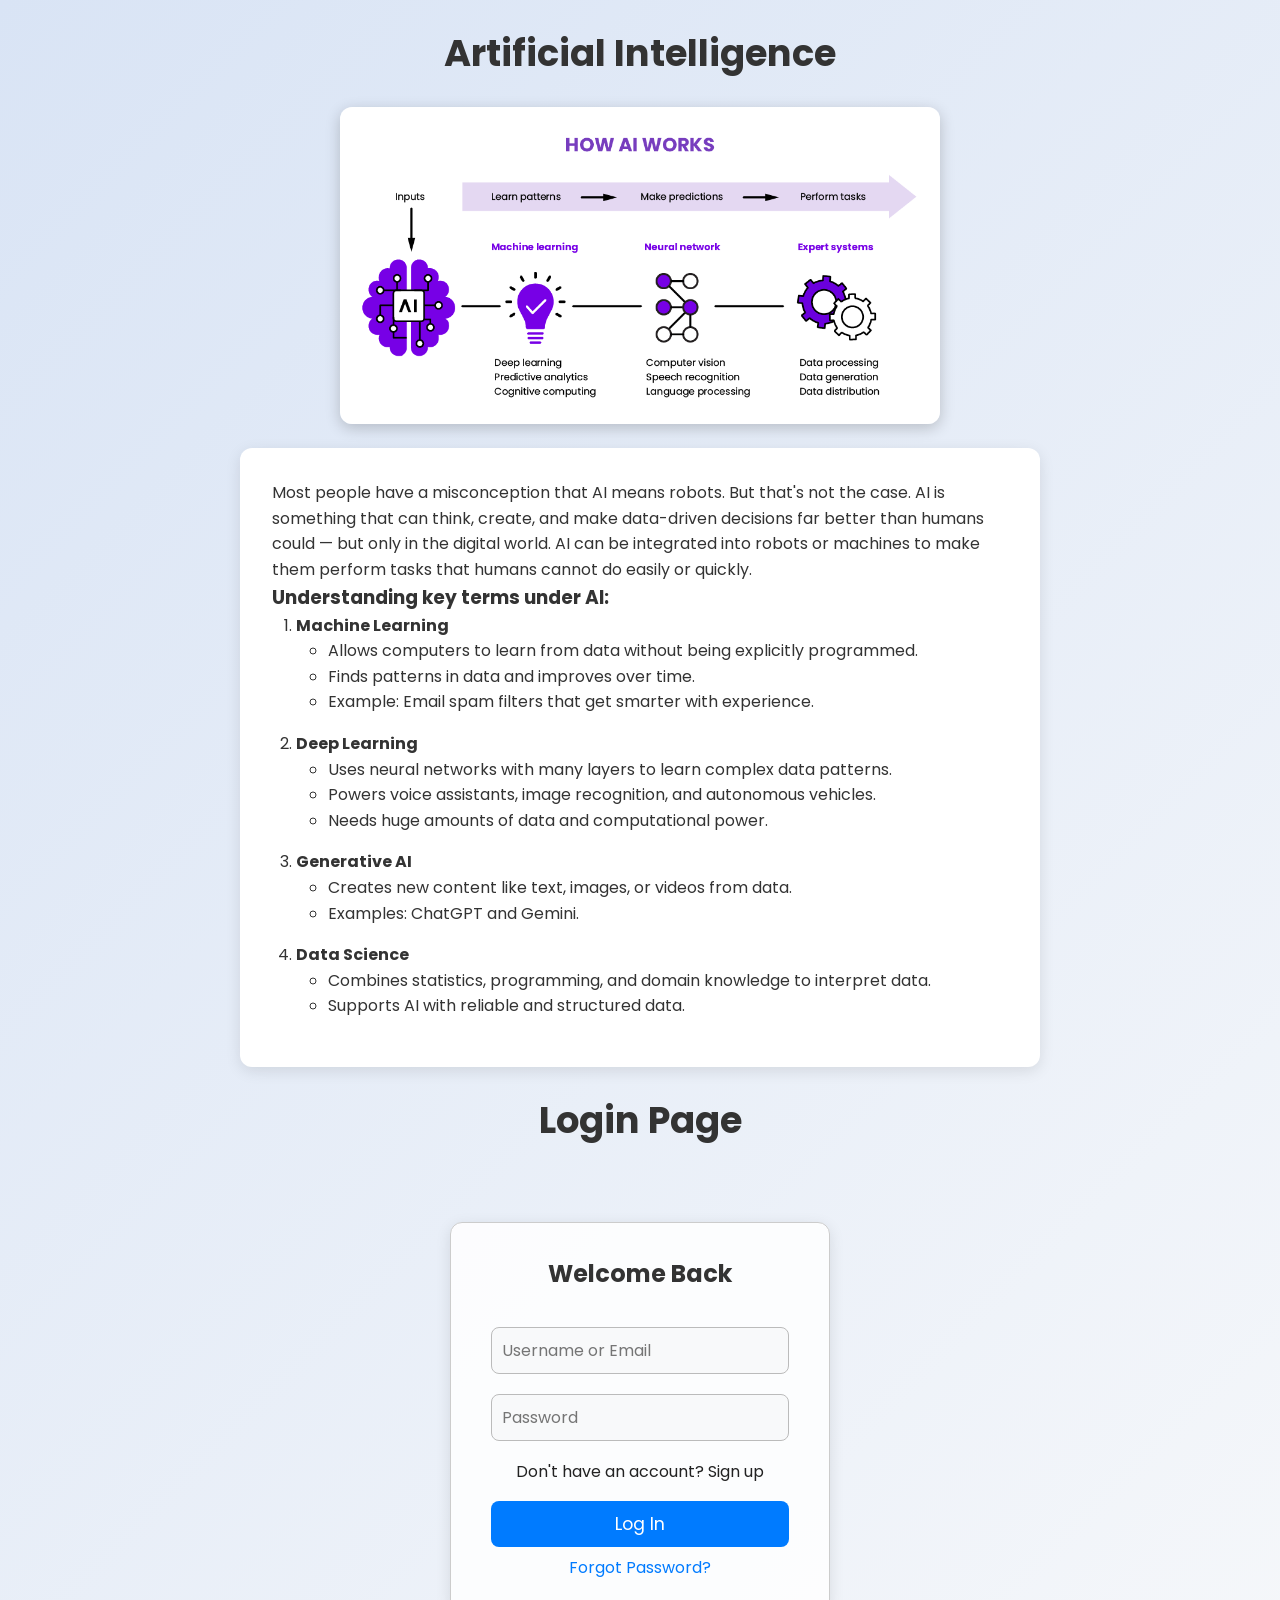
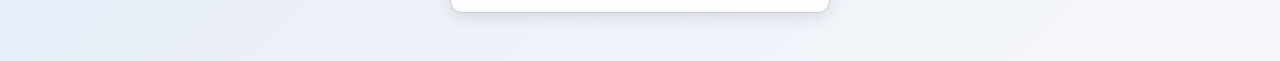
<file: index.html>
<!DOCTYPE html>
<html lang="en">
<head>
  <meta charset="UTF-8">
  <meta http-equiv="X-UA-Compatible" content="IE=edge">
  <meta name="viewport" content="width=device-width, initial-scale=1.0">
  <title>Blog on Artificial Intelligence</title>

  <!-- Google Font -->
  <link href="https://fonts.googleapis.com/css2?family=Poppins:wght@400;500;600&display=swap" rel="stylesheet">

  <style>
    * {
      margin: 0;
      padding: 0;
      box-sizing: border-box;
      font-family: "Poppins", sans-serif;
    }

    body {
      background: linear-gradient(135deg, #d9e4f5, #f5f7fa);
      color: #222;
      line-height: 1.6;
    }

    h1 {
      text-align: center;
      margin: 1.5rem 0;
      font-size: 2.3rem;
      color: #333;
    }

    img {
      height: auto;
      width: 80%;
      max-width: 600px;
      display: block;
      margin: 1rem auto;
      border-radius: 12px;
      transition: all 0.4s ease;
      box-shadow: 0 4px 15px rgba(0, 0, 0, 0.2);
    }

    img:hover {
      transform: scale(1.02);
      box-shadow: 0 6px 20px rgba(0, 0, 0, 0.25);
    }

    .box {
      margin: 1.5rem auto;
      padding: 2rem;
      max-width: 800px;
      background: white;
      border-radius: 12px;
      box-shadow: 0 4px 15px rgba(0, 0, 0, 0.1);
      color: #333;
    }

    .box ol {
      margin-left: 1.5rem;
    }

    .box ul {
      margin-left: 2rem;
      margin-bottom: 1rem;
    }

    .login_page {
      display: flex;
      justify-content: center;
      align-items: center;
      flex-direction: column;
      padding: 3rem 1rem;
    }

    .box2 {
      background: #ffffffd9;
      border: 1px solid #ccc;
      box-shadow: 0 4px 15px rgba(0, 0, 0, 0.1);
      border-radius: 12px;
      padding: 2rem 2.5rem;
      max-width: 380px;
      width: 100%;
      text-align: center;
    }

    .box2 h2 {
      margin-bottom: 1.5rem;
      color: #333;
    }

    .box2 input {
      width: 100%;
      padding: 10px;
      margin: 10px 0;
      border-radius: 8px;
      border: 1px solid #bbb;
      font-size: 1rem;
      background: #f8f9fa;
      color: #333;
    }

    .box2 button {
      width: 100%;
      padding: 10px;
      background: #007bff;
      color: white;
      font-size: 1.1rem;
      border: none;
      border-radius: 8px;
      margin-top: 1rem;
      transition: 0.3s;
    }

    .box2 button:hover {
      background: #0056b3;
      cursor: pointer;
    }

    .forgot {
      text-align: center;
      margin-top: 0.5rem;
    }

    .forgot a {
      color: #007bff;
      text-decoration: none;
    }

    .forgot a:hover {
      text-decoration: underline;
    }

    .signup-link {
      margin-top: 0.5rem;
      text-align: center;
    }

    .signup-link a {
      color: #007bff;
      text-decoration: none;
      font-weight: 500;
    }

    .signup-link a:hover {
      text-decoration: underline;
    }

    @media screen and (max-width: 600px) {
      h1 {
        font-size: 1.8rem;
      }
      .box {
        padding: 1rem;
        font-size: 0.95rem;
      }
      .box2 {
        padding: 1.5rem;
      }
    }
  </style>
</head>

<body>
  <div class="home">
    <h1>Artificial Intelligence</h1>
    <img src="ai-technology-diagram.png" alt="Artificial Intelligence">
  </div>

  <div class="box">
    <p>Most people have a misconception that AI means robots. But that's not the case. AI is something that can
      think, create, and make data-driven decisions far better than humans could — but only in the digital world.
      AI can be integrated into robots or machines to make them perform tasks that humans cannot do easily or
      quickly.</p>

    <h3>Understanding key terms under AI:</h3>
    <ol>
      <li><b>Machine Learning</b></li>
      <ul>
        <li>Allows computers to learn from data without being explicitly programmed.</li>
        <li>Finds patterns in data and improves over time.</li>
        <li>Example: Email spam filters that get smarter with experience.</li>
      </ul>

      <li><b>Deep Learning</b></li>
      <ul>
        <li>Uses neural networks with many layers to learn complex data patterns.</li>
        <li>Powers voice assistants, image recognition, and autonomous vehicles.</li>
        <li>Needs huge amounts of data and computational power.</li>
      </ul>

      <li><b>Generative AI</b></li>
      <ul>
        <li>Creates new content like text, images, or videos from data.</li>
        <li>Examples: ChatGPT and Gemini.</li>
      </ul>

      <li><b>Data Science</b></li>
      <ul>
        <li>Combines statistics, programming, and domain knowledge to interpret data.</li>
        <li>Supports AI with reliable and structured data.</li>
      </ul>
    </ol>
  </div>

  <h1>Login Page</h1>
  <div class="login_page">
    <div class="box2">
      <h2>Welcome Back</h2>
      <form>
        <input type="text" placeholder="Username or Email" required>
        <input type="password" placeholder="Password" required>

        <div class="signup-link">
          <!-- <p>Don't have an account? <a href="signup.html">Sign up</a></p> -->
          <p>Don't have an account? Sign up</p>
        </div>

        <button type="submit">Log In</button>

        <div class="forgot">
          <a href="">Forgot Password?</a>
        </div>
      </form>
    </div>
  </div>
</body>
</html>
</file>
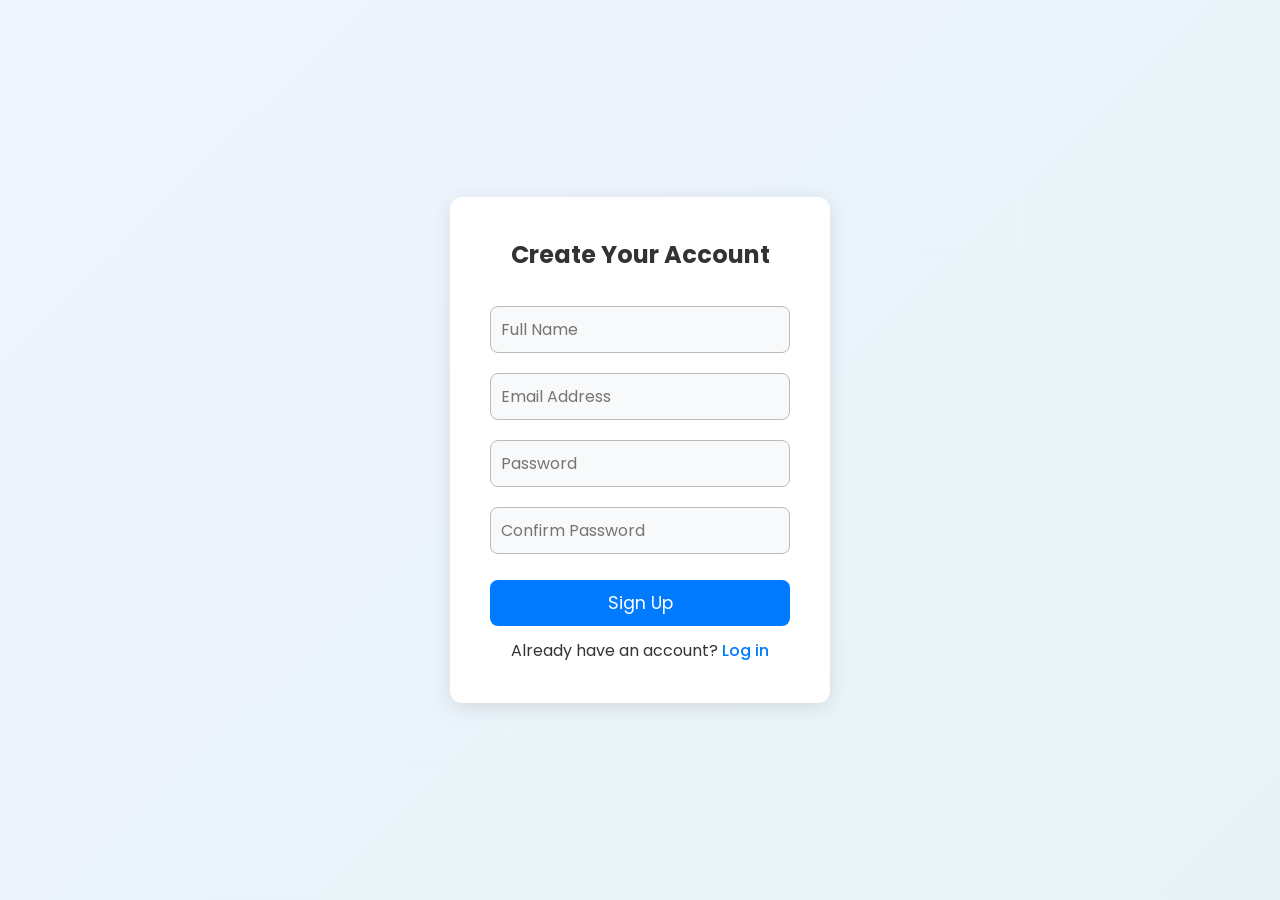
<file: signup.html>
<!DOCTYPE html>
<html lang="en">
<head>
  <meta charset="UTF-8">
  <meta name="viewport" content="width=device-width, initial-scale=1.0">
  <title>Sign Up</title>
  <link href="https://fonts.googleapis.com/css2?family=Poppins:wght@400;500;600&display=swap" rel="stylesheet">
  <style>
    * {
      margin: 0;
      padding: 0;
      box-sizing: border-box;
      font-family: "Poppins", sans-serif;
    }

    body {
      background: linear-gradient(135deg, #f0f4ff, #e6f3f5);
      color: #333;
      display: flex;
      justify-content: center;
      align-items: center;
      height: 100vh;
    }

    .signup-container {
      background: #ffffff;
      border-radius: 12px;
      padding: 2.5rem;
      box-shadow: 0 4px 20px rgba(0, 0, 0, 0.1);
      max-width: 380px;
      width: 100%;
      text-align: center;
    }

    h2 {
      margin-bottom: 1.5rem;
    }

    input {
      width: 100%;
      padding: 10px;
      margin: 10px 0;
      border: 1px solid #bbb;
      border-radius: 8px;
      font-size: 1rem;
      background: #f8f9fa;
    }

    button {
      width: 100%;
      padding: 10px;
      background: #007bff;
      color: white;
      border: none;
      border-radius: 8px;
      font-size: 1.1rem;
      margin-top: 1rem;
      cursor: pointer;
      transition: 0.3s;
    }

    button:hover {
      background: #0056b3;
    }

    .login-link {
      margin-top: 0.8rem;
    }

    .login-link a {
      color: #007bff;
      text-decoration: none;
      font-weight: 500;
    }

    .login-link a:hover {
      text-decoration: underline;
    }
  </style>
</head>
<body>
  <div class="signup-container">
    <h2>Create Your Account</h2>
    <form action="#">
      <input type="text" placeholder="Full Name" required>
      <input type="email" placeholder="Email Address" required>
      <input type="password" placeholder="Password" required>
      <input type="password" placeholder="Confirm Password" required>
      <button type="submit">Sign Up</button>

      <div class="login-link">
        <p>Already have an account? <a href="index.html">Log in</a></p>
      </div>
    </form>
  </div>
</body>
</html>
</file>
